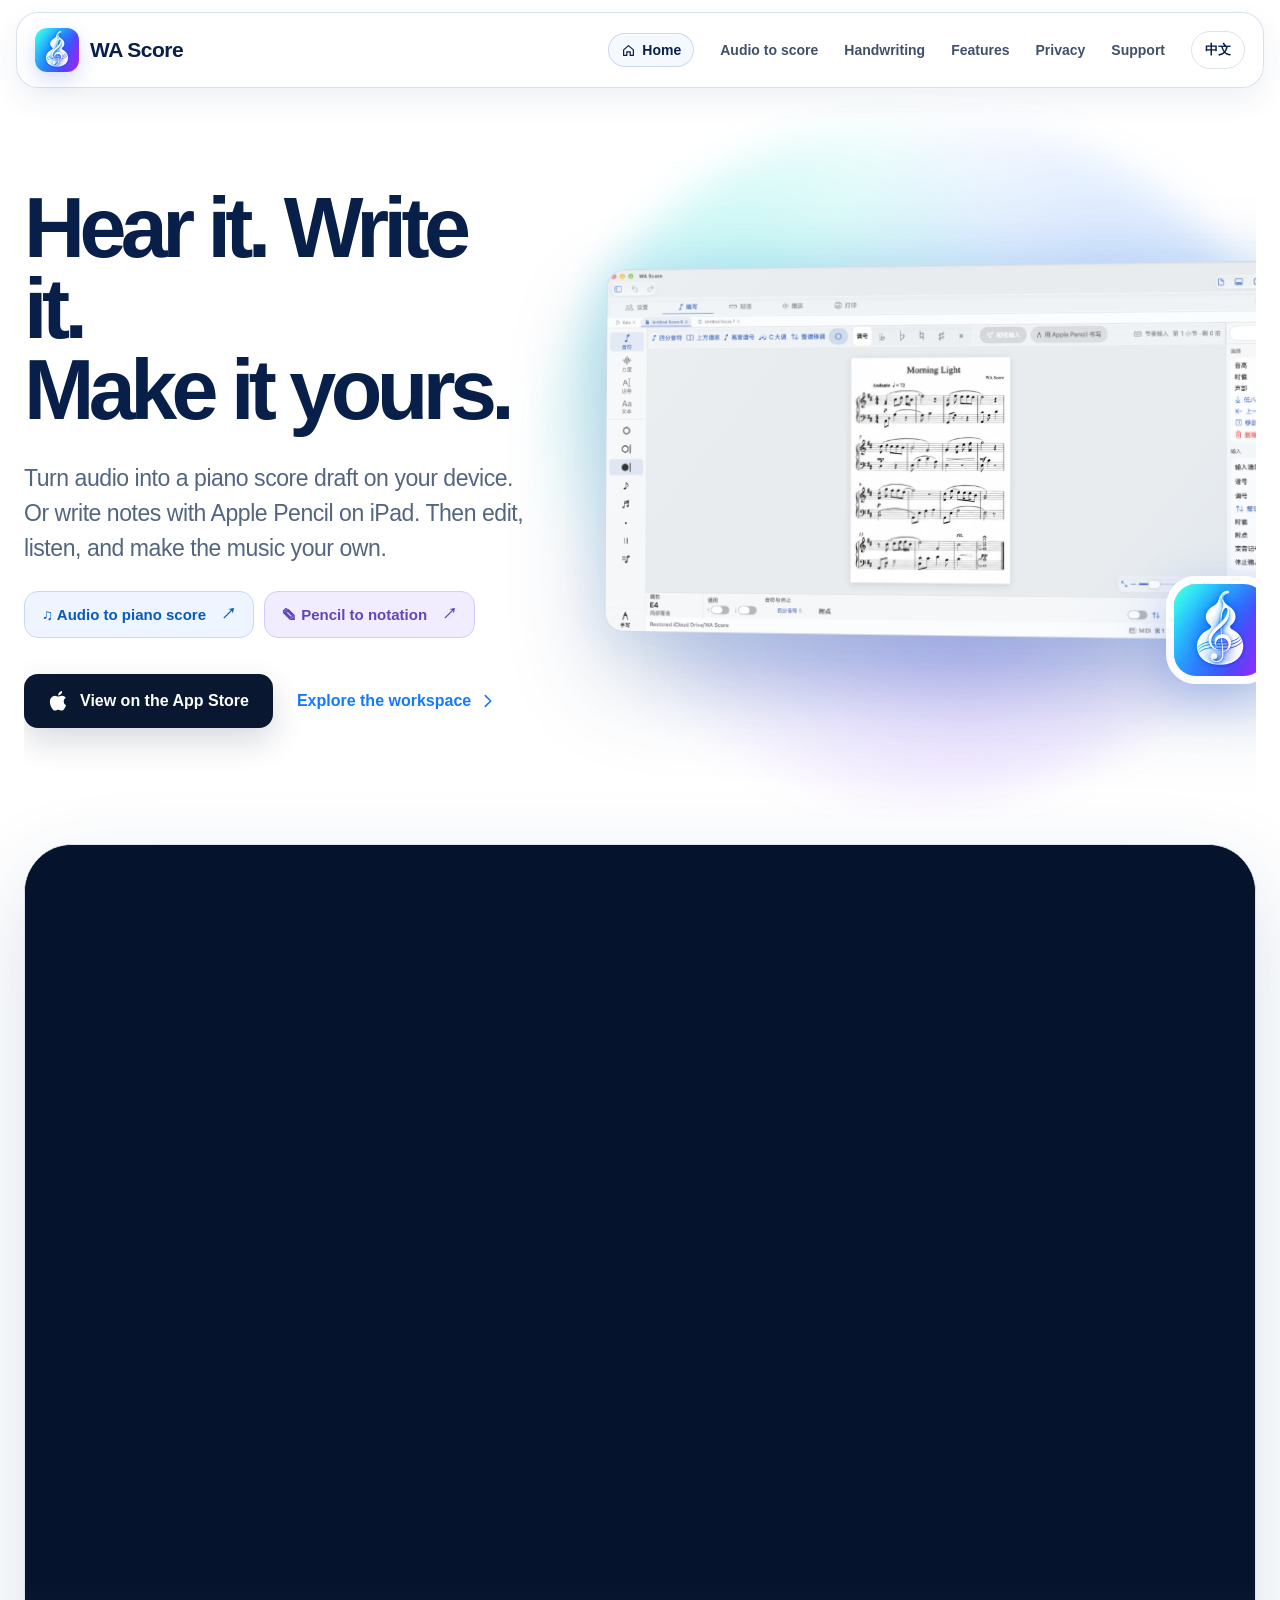
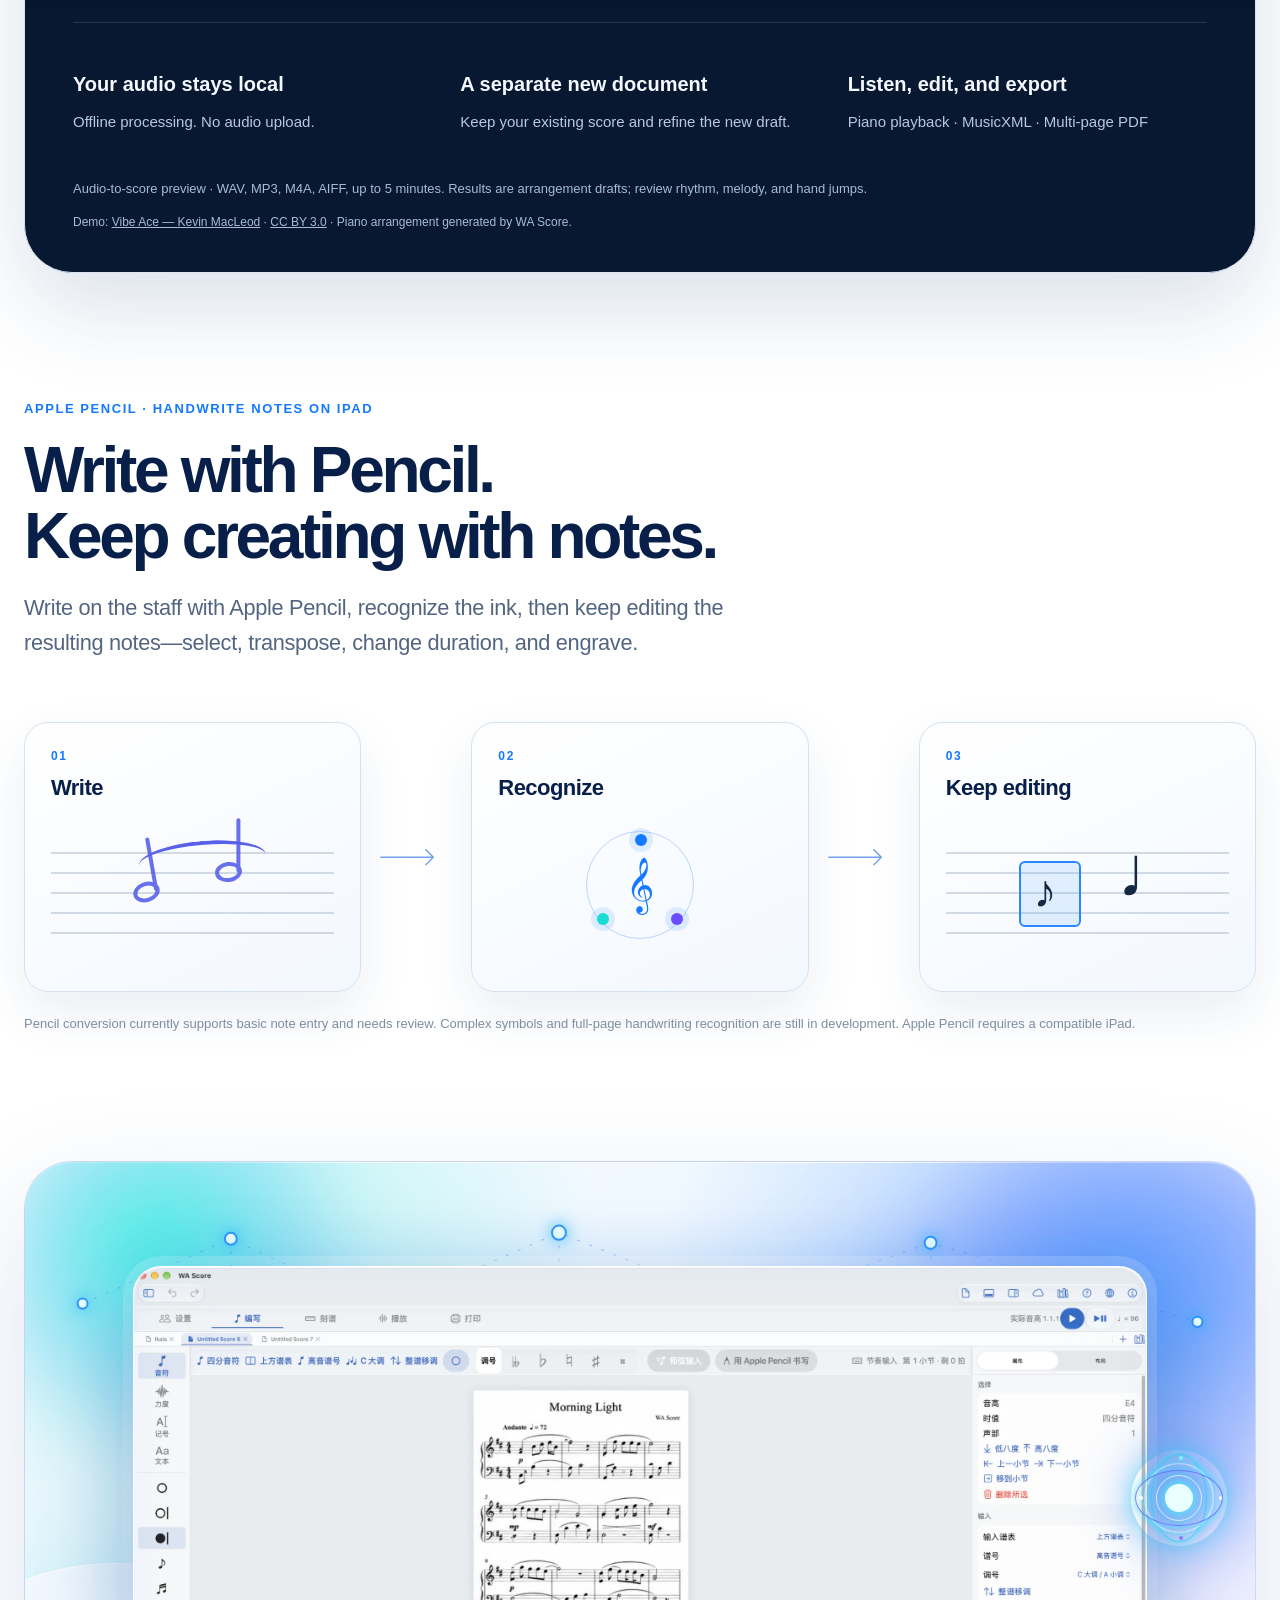
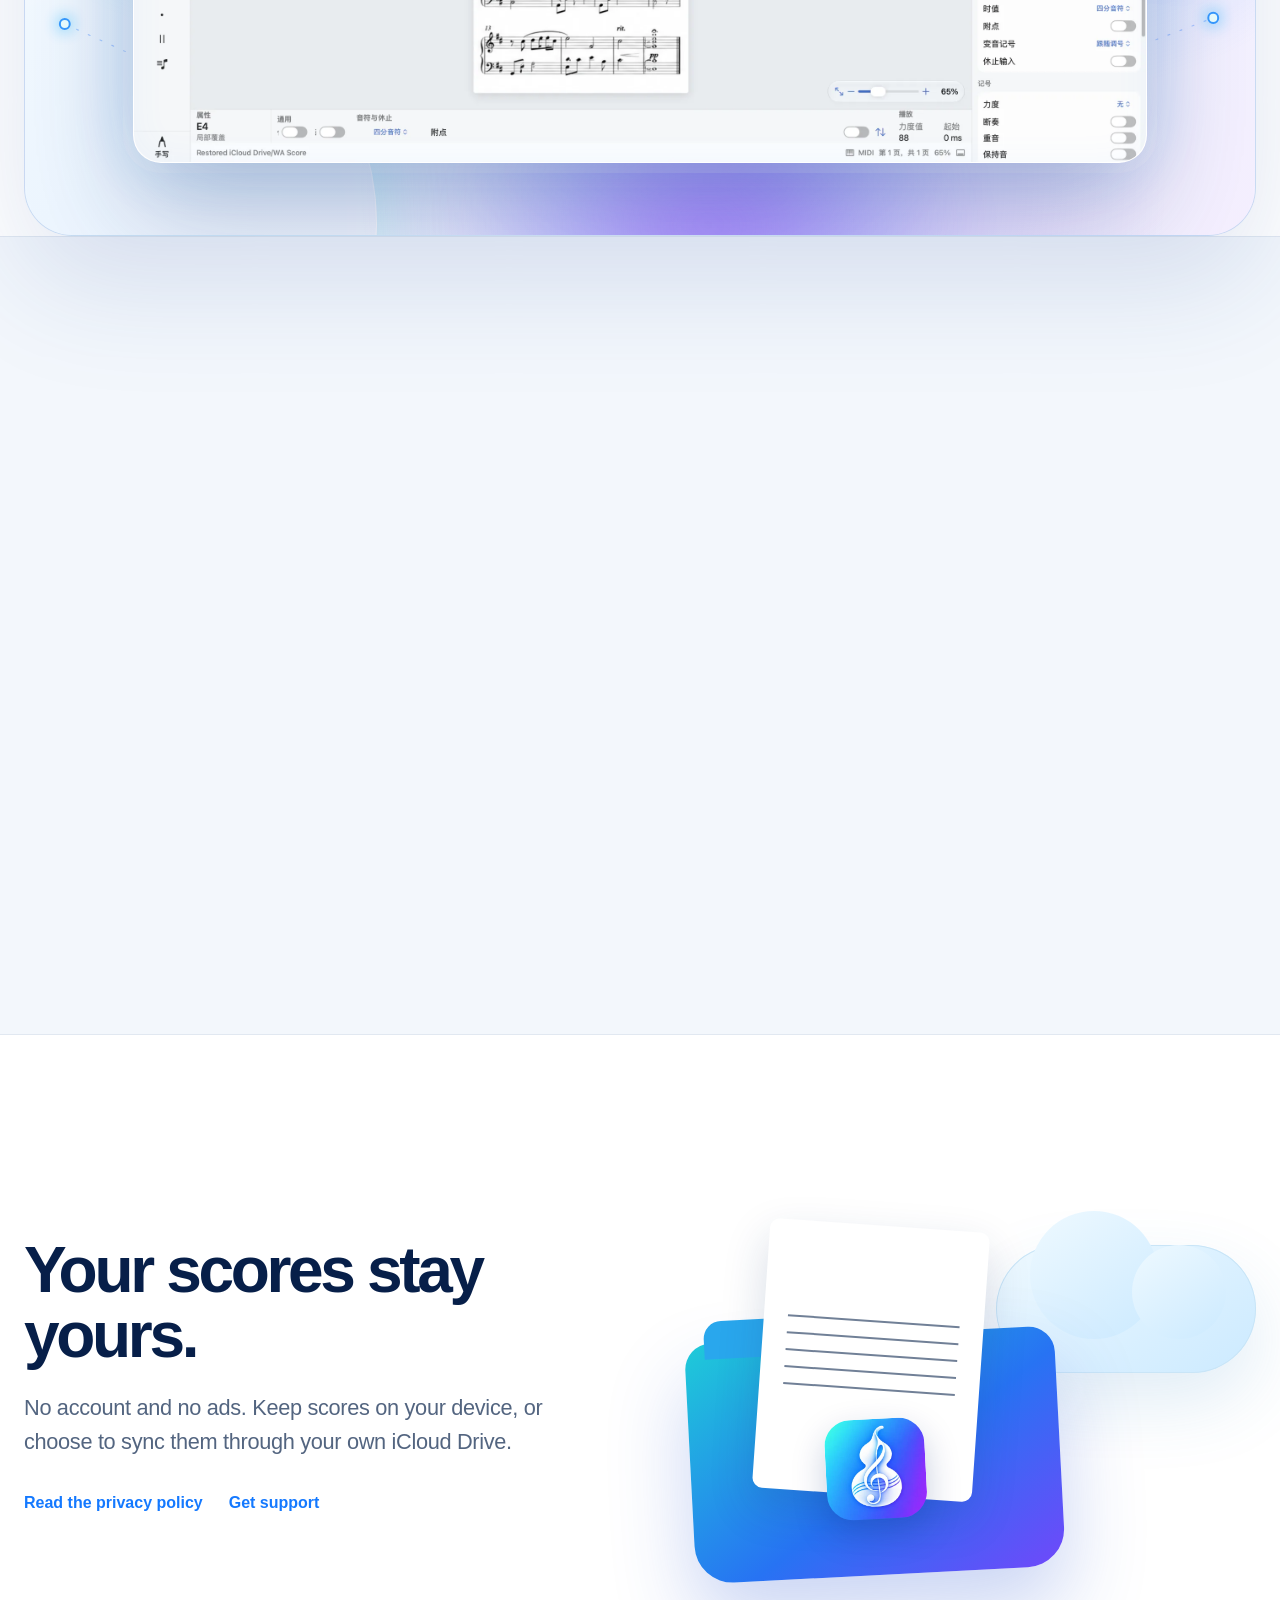
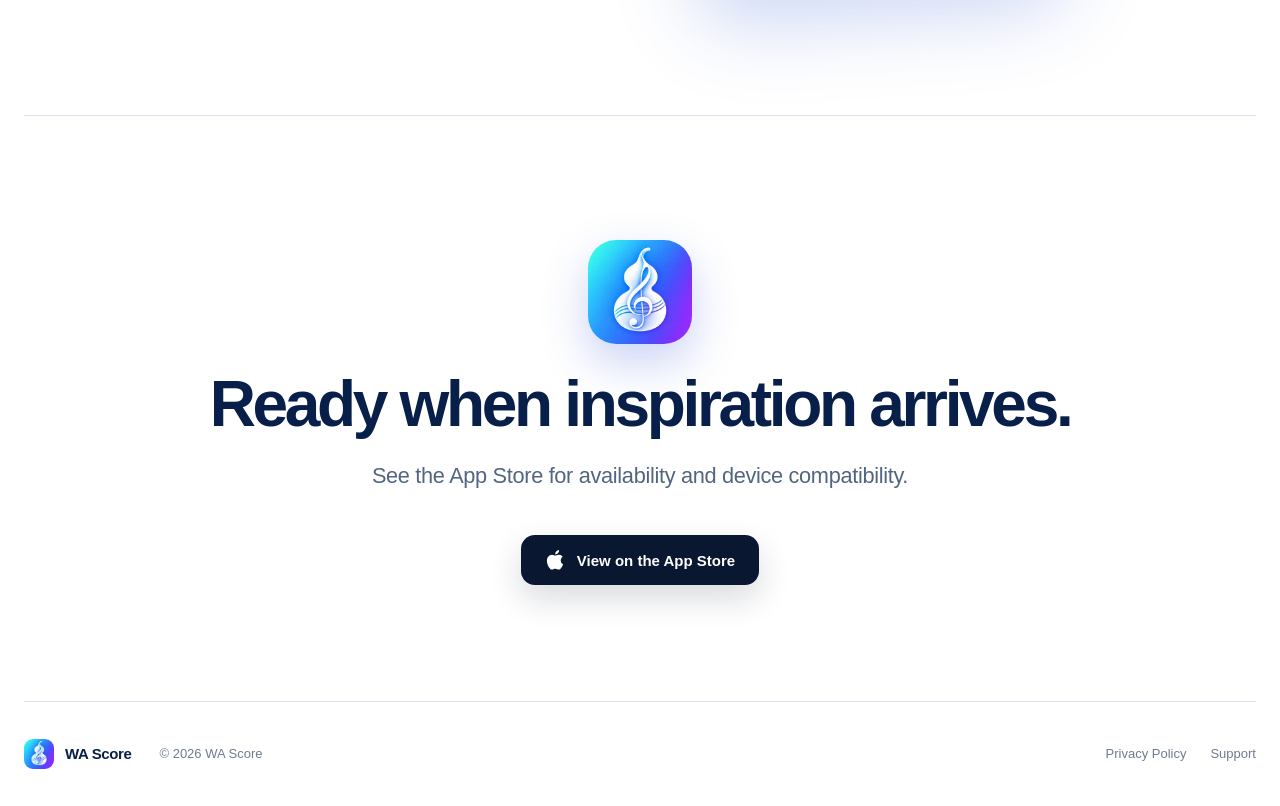
<file: index.html>
<!doctype html>
<html lang="zh-CN" data-language="zh">
  <head>
    <meta charset="UTF-8" />
    <meta name="viewport" content="width=device-width, initial-scale=1" />
    <meta
      name="description"
      content="WA Score 是适用于 iPad 和 Mac 的原生乐谱创作工具，支持本地 AI 音频转钢琴谱、Apple Pencil 基础音符手写转换，以及编辑、播放和多页导出。"
    />
    <meta name="theme-color" content="#ffffff" />
    <meta property="og:title" content="WA Score" />
    <meta
      property="og:description"
      content="Turn audio into a piano score with on-device AI. Write with Apple Pencil, then edit, play, and export."
    />
    <meta property="og:type" content="website" />
    <meta property="og:url" content="https://wa-score.fuluwa.top/" />
    <meta property="og:image" content="https://wa-score.fuluwa.top/assets/wa-score-workspace-social.jpg" />
    <title>WA Score · 音频转钢琴谱与 Pencil 手写创作</title>
    <link rel="icon" href="/favicon.ico?v=2" sizes="any" />
    <link rel="icon" type="image/png" href="/favicon-32x32.png?v=2" sizes="32x32" />
    <link rel="apple-touch-icon" href="/apple-touch-icon.png?v=2" />
    <link rel="stylesheet" href="styles.css?v=7" />
    <script src="script.js?v=5" defer></script>
  </head>
  <body>
    <header class="site-header">
      <a class="brand" href="#top" aria-label="WA Score home">
        <img src="assets/app-icon.webp" alt="" width="44" height="44" />
        <span>WA Score</span>
      </a>

      <nav class="main-nav" aria-label="Primary navigation">
        <a class="home-link" href="#top">
          <svg viewBox="0 0 20 20" aria-hidden="true"><path d="M3.5 9.2 10 3.5l6.5 5.7v7.3h-4.2v-4.7H7.7v4.7H3.5Z" /></svg>
          <span class="lang-zh">主页</span><span class="lang-en">Home</span>
        </a>
        <a class="nav-audio" href="#audio-piano"><span class="lang-zh">音频转谱</span><span class="lang-en">Audio to score</span></a>
        <a class="nav-handwriting" href="#handwriting">
          <span class="lang-zh">手写转换</span><span class="lang-en">Handwriting</span>
        </a>
        <a class="nav-features" href="#features">
          <span class="lang-zh">功能</span><span class="lang-en">Features</span>
        </a>
        <a class="nav-privacy" href="privacy/">
          <span class="lang-zh">隐私</span><span class="lang-en">Privacy</span>
        </a>
        <a href="support/">
          <span class="lang-zh">支持</span><span class="lang-en">Support</span>
        </a>
      </nav>

      <button class="language-toggle" type="button" aria-label="Switch language">
        <span class="lang-zh">EN</span><span class="lang-en">中文</span>
      </button>
    </header>

    <main id="top">
      <section class="hero section-shell">
        <div class="hero-copy reveal">
          <h1>
            <span class="lang-zh">听见灵感，<br />写成乐谱。</span>
            <span class="lang-en">Hear it. Write it.<br />Make it yours.</span>
          </h1>
          <p class="hero-lead lang-zh">
            导入音频，在设备上生成钢琴谱草稿；或在 iPad 上用 Apple Pencil 写下音符。接着编辑、试听，把灵感变成自己的作品。
          </p>
          <p class="hero-lead lang-en">
            Turn audio into a piano score draft on your device. Or write notes with Apple Pencil on iPad. Then edit, listen, and make the music your own.
          </p>
          <div class="creation-links">
            <a href="#audio-piano"><span class="lang-zh">♫ 音频转钢琴谱</span><span class="lang-en">♫ Audio to piano score</span><b>↗</b></a>
            <a href="#handwriting"><span class="lang-zh">✎ Pencil 手写转音符</span><span class="lang-en">✎ Pencil to notation</span><b>↗</b></a>
          </div>
          <div class="hero-actions">
            <a class="store-link" href="https://apps.apple.com/app/wa-score/id6814684496">
              <svg viewBox="0 0 24 24" aria-hidden="true">
                <path d="M17.1 12.5c0-2.7 2.2-4 2.3-4.1a5 5 0 0 0-4-2.2c-1.7-.2-3.3 1-4.2 1s-2.2-1-3.7-1A5.4 5.4 0 0 0 3 9c-1.9 3.3-.5 8.2 1.3 10.8.9 1.3 2 2.7 3.4 2.6 1.4-.1 1.9-.9 3.6-.9s2.1.9 3.6.9c1.5 0 2.4-1.3 3.3-2.6a11.8 11.8 0 0 0 1.5-3.1 4.8 4.8 0 0 1-2.6-4.2ZM14.3 4.4A4.8 4.8 0 0 0 15.4 1a4.9 4.9 0 0 0-3.2 1.7 4.5 4.5 0 0 0-1.1 3.2 4 4 0 0 0 3.2-1.5Z" />
              </svg>
              <span class="lang-zh">前往 App Store</span>
              <span class="lang-en">View on the App Store</span>
            </a>
            <a class="text-link" href="#workspace">
              <span class="lang-zh">查看真实工作区</span><span class="lang-en">Explore the workspace</span>
              <svg viewBox="0 0 20 20" aria-hidden="true"><path d="m7 4 6 6-6 6" /></svg>
            </a>
          </div>
        </div>

        <div class="hero-product reveal">
          <div class="hero-window">
            <img
              src="assets/wa-score-workspace.webp"
              width="2400"
              height="1173"
              alt="WA Score real Mac interface showing a piano score in the Write workspace"
            />
          </div>
          <img class="hero-app-icon" src="assets/app-icon.webp" alt="" aria-hidden="true" />
        </div>
      </section>

      <section class="audio-section section-shell" id="audio-piano">
        <h2 class="visually-hidden"><span class="lang-zh">把音频，变成钢琴谱。</span><span class="lang-en">Turn audio into a piano score.</span></h2>
        <figure class="audio-campaign reveal">
          <img id="audio-campaign-image"
            src="assets/audio-piano-zh-1586.webp"
            srcset="assets/audio-piano-zh-800.webp 800w, assets/audio-piano-zh-1586.webp 1586w"
            sizes="(max-width: 900px) calc(100vw - 32px), (max-width: 1288px) calc(100vw - 48px), 1240px"
            width="1586" height="992" loading="lazy" decoding="async"
            alt="把音频变成钢琴谱：选择音频、本地 AI 生成草稿，再编辑与导出。宣传效果图，生成结果需校对。" />
        </figure>
        <div class="audio-benefits">
          <p><strong class="lang-zh">音频留在设备内</strong><strong class="lang-en">Your audio stays local</strong><span class="lang-zh">离线处理，无需上传录音。</span><span class="lang-en">Offline processing. No audio upload.</span></p>
          <p><strong class="lang-zh">保留原稿，另建新谱</strong><strong class="lang-en">A separate new document</strong><span class="lang-zh">原有乐谱保留，改编结果自由修改。</span><span class="lang-en">Keep your existing score and refine the new draft.</span></p>
          <p><strong class="lang-zh">从试听到多页导出</strong><strong class="lang-en">Listen, edit, and export</strong><span class="lang-zh">钢琴播放 · MusicXML · 多页 PDF</span><span class="lang-en">Piano playback · MusicXML · Multi-page PDF</span></p>
        </div>
        <p class="scope-note lang-zh">音频转谱预览功能 · 支持 WAV、MP3、M4A、AIFF，最长 5 分钟。结果为改编草稿，请核对节奏、旋律与手部跳跃。</p>
        <p class="scope-note lang-en">Audio-to-score preview · WAV, MP3, M4A, AIFF, up to 5 minutes. Results are arrangement drafts; review rhythm, melody, and hand jumps.</p>
        <p class="sample-credit">Demo: <a href="https://freemusicarchive.org/music/Kevin_MacLeod/Jazz_Sampler/Vibe_Ace">Vibe Ace — Kevin MacLeod</a> · <a href="https://creativecommons.org/licenses/by/3.0/">CC BY 3.0</a> · Piano arrangement generated by WA Score.</p>
      </section>

      <section class="handwriting section-shell" id="handwriting">
        <div class="section-copy reveal">
          <p class="eyebrow lang-zh">APPLE PENCIL · 在 iPad 上手写音符</p>
          <p class="eyebrow lang-en">APPLE PENCIL · HANDWRITE NOTES ON IPAD</p>
          <h2 class="lang-zh">提笔写音符，<br />落笔后继续编辑。</h2>
          <h2 class="lang-en">Write with Pencil.<br />Keep creating with notes.</h2>
          <p class="lang-zh">
            在五线谱上用 Apple Pencil 书写，识别后得到能够选择、移调、改变时值并继续排版的音符，而不是一张不可编辑的图片。
          </p>
          <p class="lang-en">
            Write on the staff with Apple Pencil, recognize the ink, then keep editing the resulting notes—select, transpose, change duration, and engrave.
          </p>
        </div>

        <div class="recognition-flow reveal" aria-label="Handwriting recognition workflow">
          <div class="ink-stage">
            <span class="stage-number">01</span>
            <strong><span class="lang-zh">书写</span><span class="lang-en">Write</span></strong>
            <div class="mini-staff ink-staff" aria-hidden="true">
              <span class="ink-note ink-note-a"></span>
              <span class="ink-note ink-note-b"></span>
              <span class="ink-slur"></span>
            </div>
          </div>
          <svg class="flow-arrow" viewBox="0 0 64 24" aria-hidden="true">
            <path d="M2 12h56m-8-8 8 8-8 8" />
          </svg>
          <div class="ink-stage">
            <span class="stage-number">02</span>
            <strong><span class="lang-zh">识别</span><span class="lang-en">Recognize</span></strong>
            <div class="recognition-orbit" aria-hidden="true"><i></i><i></i><i></i></div>
          </div>
          <svg class="flow-arrow" viewBox="0 0 64 24" aria-hidden="true">
            <path d="M2 12h56m-8-8 8 8-8 8" />
          </svg>
          <div class="ink-stage">
            <span class="stage-number">03</span>
            <strong><span class="lang-zh">继续编辑</span><span class="lang-en">Keep editing</span></strong>
            <div class="mini-staff clean-staff" aria-hidden="true">
              <span class="clean-note clean-note-a">♪</span>
              <span class="clean-note clean-note-b">♩</span>
              <span class="selection-box"></span>
            </div>
          </div>
        </div>

        <p class="scope-note lang-zh">Pencil 手写转换目前支持基础音符输入，识别后请核对；复杂记号与整页手写识别仍在完善。Apple Pencil 需兼容的 iPad。</p>
        <p class="scope-note lang-en">Pencil conversion currently supports basic note entry and needs review. Complex symbols and full-page handwriting recognition are still in development. Apple Pencil requires a compatible iPad.</p>
      </section>

      <section class="workspace-section section-shell" id="workspace">
        <div class="smart-light smart-light-a" aria-hidden="true"><i></i></div>
        <div class="smart-light smart-light-b" aria-hidden="true"><i></i></div>
        <div class="smart-light smart-light-c" aria-hidden="true"><i></i></div>
        <div class="intelligence-field" aria-hidden="true">
          <svg viewBox="0 0 1200 620" preserveAspectRatio="none">
            <g class="neural-links">
              <path d="M36 118 186 54 340 124 518 48 708 122 894 58 1164 136" />
              <path d="M18 434 194 512 354 438 520 548 718 452 906 530 1180 428" />
              <path d="M186 54 194 512M340 124 354 438M518 48 520 548M708 122 718 452M894 58 906 530" />
            </g>
            <g class="neural-nodes">
              <circle cx="36" cy="118" r="5" /><circle cx="186" cy="54" r="6" /><circle cx="340" cy="124" r="4" />
              <circle cx="518" cy="48" r="7" /><circle cx="708" cy="122" r="5" /><circle cx="894" cy="58" r="6" />
              <circle cx="1164" cy="136" r="5" /><circle cx="18" cy="434" r="5" /><circle cx="194" cy="512" r="6" />
              <circle cx="354" cy="438" r="4" /><circle cx="520" cy="548" r="7" /><circle cx="718" cy="452" r="5" />
              <circle cx="906" cy="530" r="6" /><circle cx="1180" cy="428" r="5" />
            </g>
          </svg>
          <i class="data-pulse data-pulse-a"></i>
          <i class="data-pulse data-pulse-b"></i>
          <i class="data-pulse data-pulse-c"></i>
        </div>
        <div class="intelligence-core" aria-hidden="true"><i></i><i></i><i></i><b></b></div>
        <div class="workspace-frame reveal">
          <img
            src="assets/wa-score-workspace.webp"
            width="2400"
            height="1173"
            alt="WA Score running on Mac with a piano score open in the Write workspace"
          />
        </div>
      </section>

      <section class="feature-band" id="features">
        <div class="section-shell feature-layout">
          <div class="feature-intro reveal">
            <h2 class="lang-zh">同一份乐谱，多种输入方式。</h2>
            <h2 class="lang-en">One score, many ways to create.</h2>
            <p class="lang-zh">键盘、MIDI、触控与手写共享同一套音乐语义。换一种设备，不必换一种工作方法。</p>
            <p class="lang-en">Keyboard, MIDI, touch, and handwriting share the same musical model. Change devices without changing how your score works.</p>
          </div>
          <div class="feature-list reveal">
            <article>
              <span>⌨</span>
              <div>
                <h3 class="lang-zh">键盘与 MIDI</h3><h3 class="lang-en">Keyboard & MIDI</h3>
                <p class="lang-zh">用快捷键或 MIDI 键盘逐步输入音符与和弦。</p>
                <p class="lang-en">Step-enter notes and chords with shortcuts or a MIDI keyboard.</p>
              </div>
            </article>
            <article>
              <span>𝄞</span>
              <div>
                <h3 class="lang-zh">语义化编辑</h3><h3 class="lang-en">Semantic editing</h3>
                <p class="lang-zh">选择音符和乐句，改变时值、音高、力度与演奏记号。</p>
                <p class="lang-en">Select notes and phrases, then change duration, pitch, dynamics, and articulations.</p>
              </div>
            </article>
            <article>
              <span>▶</span>
              <div>
                <h3 class="lang-zh">刻谱与播放</h3><h3 class="lang-en">Engrave & play</h3>
                <p class="lang-zh">谱面与试听从同一组音乐事件生成，编辑结果始终一致。</p>
                <p class="lang-en">Notation and playback derive from the same musical events, so edits stay in sync.</p>
              </div>
            </article>
            <article>
              <span>↗</span>
              <div>
                <h3>MusicXML & PDF</h3>
                <p class="lang-zh">导入和导出 MusicXML，或输出清晰的矢量 PDF。</p>
                <p class="lang-en">Import and export MusicXML, or produce a crisp vector PDF.</p>
              </div>
            </article>
          </div>
        </div>
      </section>

      <section class="ownership section-shell">
        <div class="ownership-copy reveal">
          <h2 class="lang-zh">你的乐谱，始终由你掌控。</h2>
          <h2 class="lang-en">Your scores stay yours.</h2>
          <p class="lang-zh">无需账户，没有广告。乐谱可以保存在设备本地，也可以由你选择同步到自己的 iCloud Drive。</p>
          <p class="lang-en">No account and no ads. Keep scores on your device, or choose to sync them through your own iCloud Drive.</p>
          <div class="ownership-links">
            <a href="privacy/"><span class="lang-zh">阅读隐私政策</span><span class="lang-en">Read the privacy policy</span></a>
            <a href="support/"><span class="lang-zh">获得支持</span><span class="lang-en">Get support</span></a>
          </div>
        </div>
        <div class="document-illustration reveal" aria-hidden="true">
          <div class="cloud-shape"></div>
          <div class="folder-shape">
            <img src="assets/app-icon.webp" alt="" />
            <div class="sheet-shape"><span></span><span></span><span></span><span></span><span></span></div>
          </div>
        </div>
      </section>

      <section class="closing-cta section-shell reveal">
        <img src="assets/app-icon.webp" alt="WA Score" width="104" height="104" />
        <h2 class="lang-zh">灵感出现时，WA Score 就在那里。</h2>
        <h2 class="lang-en">Ready when inspiration arrives.</h2>
        <p class="lang-zh">在 App Store 查看版本与设备兼容信息。</p>
        <p class="lang-en">See the App Store for availability and device compatibility.</p>
        <a class="store-link compact" href="https://apps.apple.com/app/wa-score/id6814684496">
          <svg viewBox="0 0 24 24" aria-hidden="true"><path d="M17.1 12.5c0-2.7 2.2-4 2.3-4.1a5 5 0 0 0-4-2.2c-1.7-.2-3.3 1-4.2 1s-2.2-1-3.7-1A5.4 5.4 0 0 0 3 9c-1.9 3.3-.5 8.2 1.3 10.8.9 1.3 2 2.7 3.4 2.6 1.4-.1 1.9-.9 3.6-.9s2.1.9 3.6.9c1.5 0 2.4-1.3 3.3-2.6a11.8 11.8 0 0 0 1.5-3.1 4.8 4.8 0 0 1-2.6-4.2ZM14.3 4.4A4.8 4.8 0 0 0 15.4 1a4.9 4.9 0 0 0-3.2 1.7 4.5 4.5 0 0 0-1.1 3.2 4 4 0 0 0 3.2-1.5Z" /></svg>
          <span class="lang-zh">前往 App Store</span><span class="lang-en">View on the App Store</span>
        </a>
      </section>
    </main>

    <footer class="site-footer section-shell">
      <a class="footer-brand" href="#top"><img src="assets/app-icon.webp" alt="" /> WA Score</a>
      <p>© 2026 WA Score</p>
      <nav aria-label="Footer navigation">
        <a href="privacy/"><span class="lang-zh">隐私政策</span><span class="lang-en">Privacy Policy</span></a>
        <a href="support/"><span class="lang-zh">支持</span><span class="lang-en">Support</span></a>
      </nav>
    </footer>
  </body>
</html>
</file>
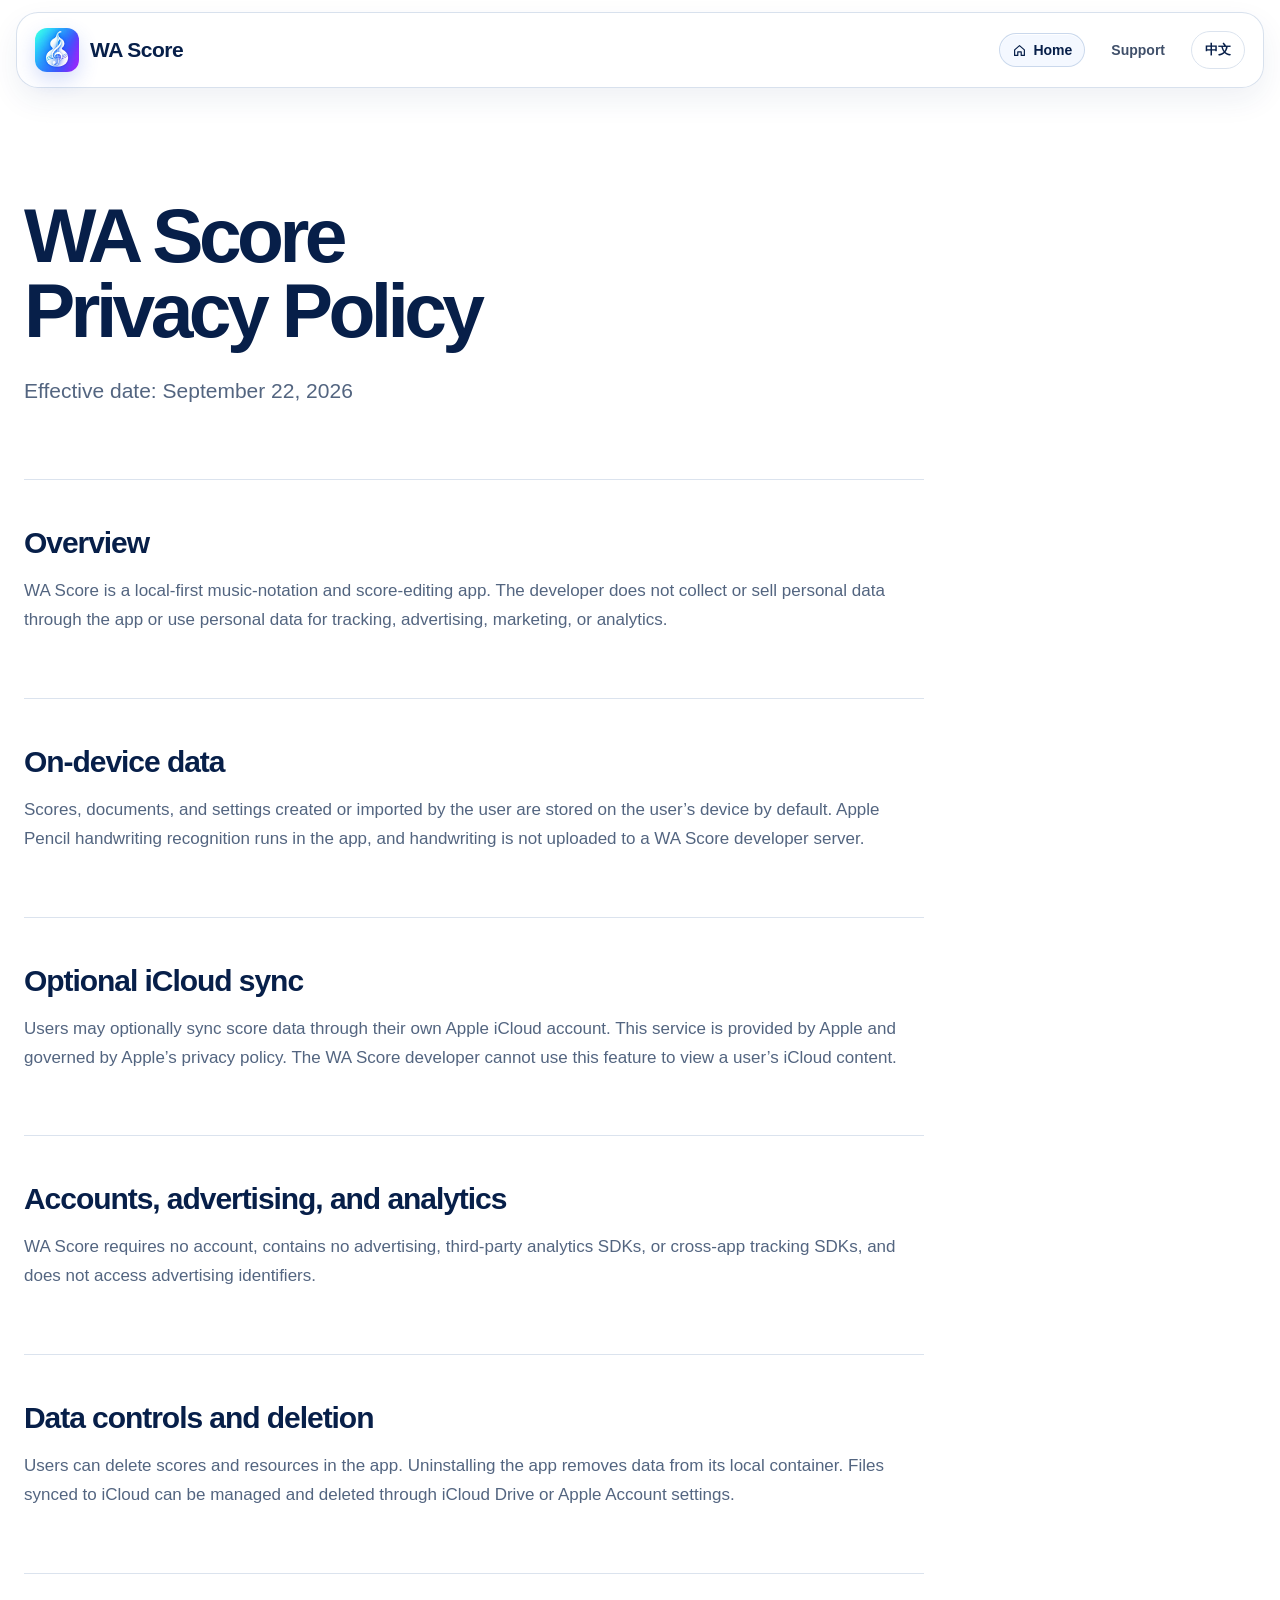
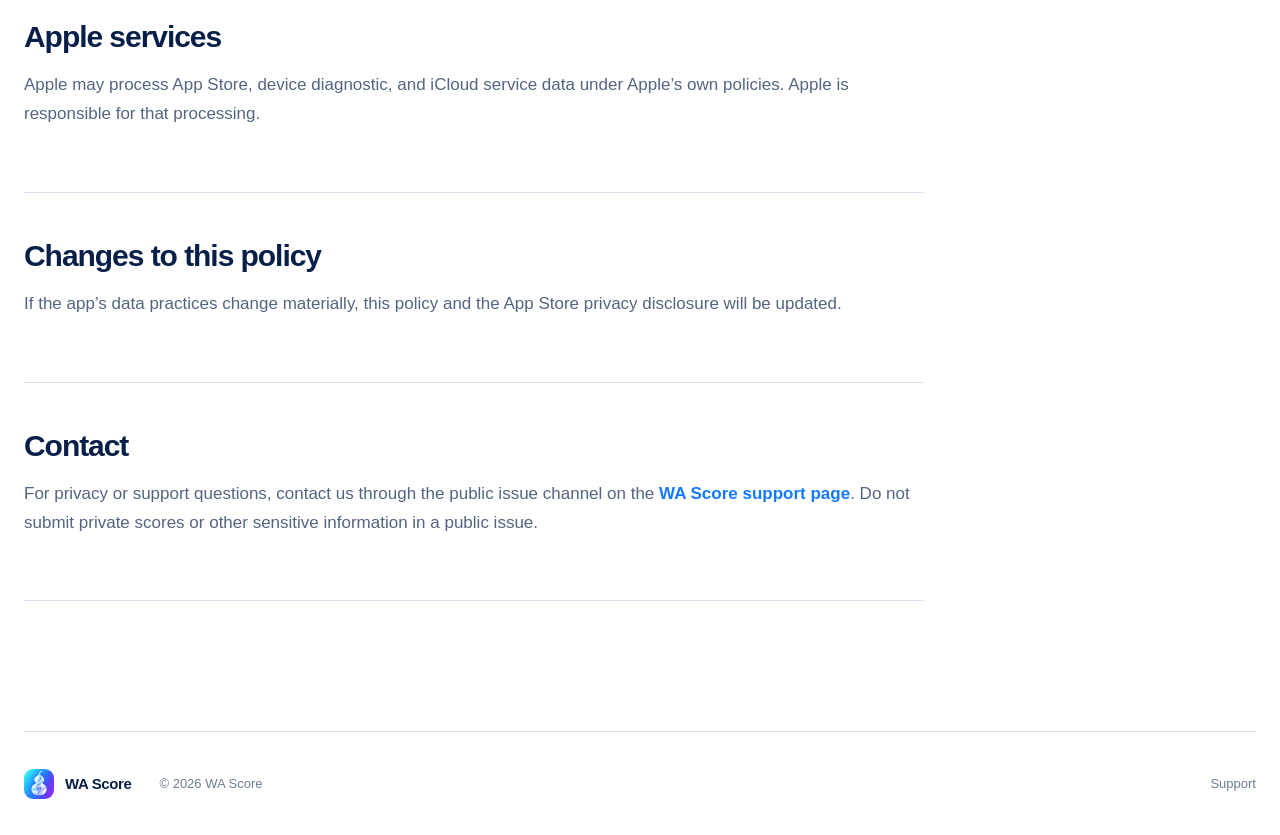
<file: privacy/index.html>
<!doctype html>
<html lang="zh-CN" data-language="zh">
  <head>
    <meta charset="UTF-8" />
    <meta name="viewport" content="width=device-width, initial-scale=1" />
    <meta name="description" content="WA Score privacy policy." />
    <title>WA Score Privacy Policy</title>
    <link rel="icon" href="/favicon.ico?v=2" sizes="any" />
    <link rel="icon" type="image/png" href="/favicon-32x32.png?v=2" sizes="32x32" />
    <link rel="apple-touch-icon" href="/apple-touch-icon.png?v=2" />
    <link rel="stylesheet" href="../styles.css?v=5" />
    <link rel="stylesheet" href="../subpage.css?v=3" />
    <script src="../script.js?v=4" defer></script>
  </head>
  <body>
    <header class="site-header">
      <a class="brand" href="../"><img src="../assets/app-icon.webp" alt="" /><span>WA Score</span></a>
      <nav class="main-nav"><a class="home-link" href="../"><svg viewBox="0 0 20 20" aria-hidden="true"><path d="M3.5 9.2 10 3.5l6.5 5.7v7.3h-4.2v-4.7H7.7v4.7H3.5Z" /></svg><span class="lang-zh">主页</span><span class="lang-en">Home</span></a><a href="../support/"><span class="lang-zh">支持</span><span class="lang-en">Support</span></a></nav>
      <button class="language-toggle" type="button" aria-label="Switch language"><span class="lang-zh">EN</span><span class="lang-en">中文</span></button>
    </header>
    <main class="prose-page section-shell">
      <header>
        <h1><span class="lang-zh">WA Score 隐私政策</span><span class="lang-en">WA Score<br />Privacy Policy</span></h1>
        <p><span class="lang-zh">生效日期：2026 年 9 月 22 日</span><span class="lang-en">Effective date: September 22, 2026</span></p>
      </header>
      <section><h2><span class="lang-zh">概述</span><span class="lang-en">Overview</span></h2><p class="lang-zh">WA Score 是一款本地优先的乐谱创作与编辑应用。开发者不通过本应用收集或出售个人数据，也不将个人数据用于跟踪、广告、营销或分析。</p><p class="lang-en">WA Score is a local-first music-notation and score-editing app. The developer does not collect or sell personal data through the app or use personal data for tracking, advertising, marketing, or analytics.</p></section>
      <section><h2><span class="lang-zh">设备内数据</span><span class="lang-en">On-device data</span></h2><p class="lang-zh">用户创建或导入的乐谱、文档和设置默认保存在用户设备上。Apple Pencil 笔迹识别在应用内完成，笔迹不会上传到 WA Score 开发者服务器。</p><p class="lang-en">Scores, documents, and settings created or imported by the user are stored on the user’s device by default. Apple Pencil handwriting recognition runs in the app, and handwriting is not uploaded to a WA Score developer server.</p></section>
      <section><h2><span class="lang-zh">可选的 iCloud 同步</span><span class="lang-en">Optional iCloud sync</span></h2><p class="lang-zh">用户可以选择通过自己的 Apple iCloud 账户同步乐谱资料。此服务由 Apple 提供并受 Apple 隐私政策约束。WA Score 开发者不能通过此功能查看用户的 iCloud 内容。</p><p class="lang-en">Users may optionally sync score data through their own Apple iCloud account. This service is provided by Apple and governed by Apple’s privacy policy. The WA Score developer cannot use this feature to view a user’s iCloud content.</p></section>
      <section><h2><span class="lang-zh">账户、广告与分析</span><span class="lang-en">Accounts, advertising, and analytics</span></h2><p class="lang-zh">WA Score 不要求创建账户，不包含广告、第三方分析 SDK 或跨应用跟踪 SDK，也不访问广告标识符。</p><p class="lang-en">WA Score requires no account, contains no advertising, third-party analytics SDKs, or cross-app tracking SDKs, and does not access advertising identifiers.</p></section>
      <section><h2><span class="lang-zh">数据控制与删除</span><span class="lang-en">Data controls and deletion</span></h2><p class="lang-zh">用户可以在应用中删除乐谱和资源。卸载应用会移除应用本地容器中的数据；同步到 iCloud 的文件可由用户通过 iCloud Drive 或 Apple 账户设置管理和删除。</p><p class="lang-en">Users can delete scores and resources in the app. Uninstalling the app removes data from its local container. Files synced to iCloud can be managed and deleted through iCloud Drive or Apple Account settings.</p></section>
      <section><h2><span class="lang-zh">Apple 服务</span><span class="lang-en">Apple services</span></h2><p class="lang-zh">Apple 可能根据其自身政策处理 App Store、设备诊断和 iCloud 服务数据，此类处理由 Apple 负责。</p><p class="lang-en">Apple may process App Store, device diagnostic, and iCloud service data under Apple’s own policies. Apple is responsible for that processing.</p></section>
      <section><h2><span class="lang-zh">政策更新</span><span class="lang-en">Changes to this policy</span></h2><p class="lang-zh">如果应用的数据处理方式发生实质变化，本政策和 App Store 隐私声明将同步更新。</p><p class="lang-en">If the app’s data practices change materially, this policy and the App Store privacy disclosure will be updated.</p></section>
      <section><h2><span class="lang-zh">联系我们</span><span class="lang-en">Contact</span></h2><p class="lang-zh">隐私或支持问题请通过 <a href="../support/">WA Score 支持页面</a>提供的公开 Issue 渠道联系我们。请勿在公开 Issue 中提交私人乐谱或其他敏感资料。</p><p class="lang-en">For privacy or support questions, contact us through the public issue channel on the <a href="../support/">WA Score support page</a>. Do not submit private scores or other sensitive information in a public issue.</p></section>
    </main>
    <footer class="site-footer section-shell"><a class="footer-brand" href="../"><img src="../assets/app-icon.webp" alt="" /> WA Score</a><p>© 2026 WA Score</p><nav><a href="../support/"><span class="lang-zh">支持</span><span class="lang-en">Support</span></a></nav></footer>
  </body>
</html>
</file>
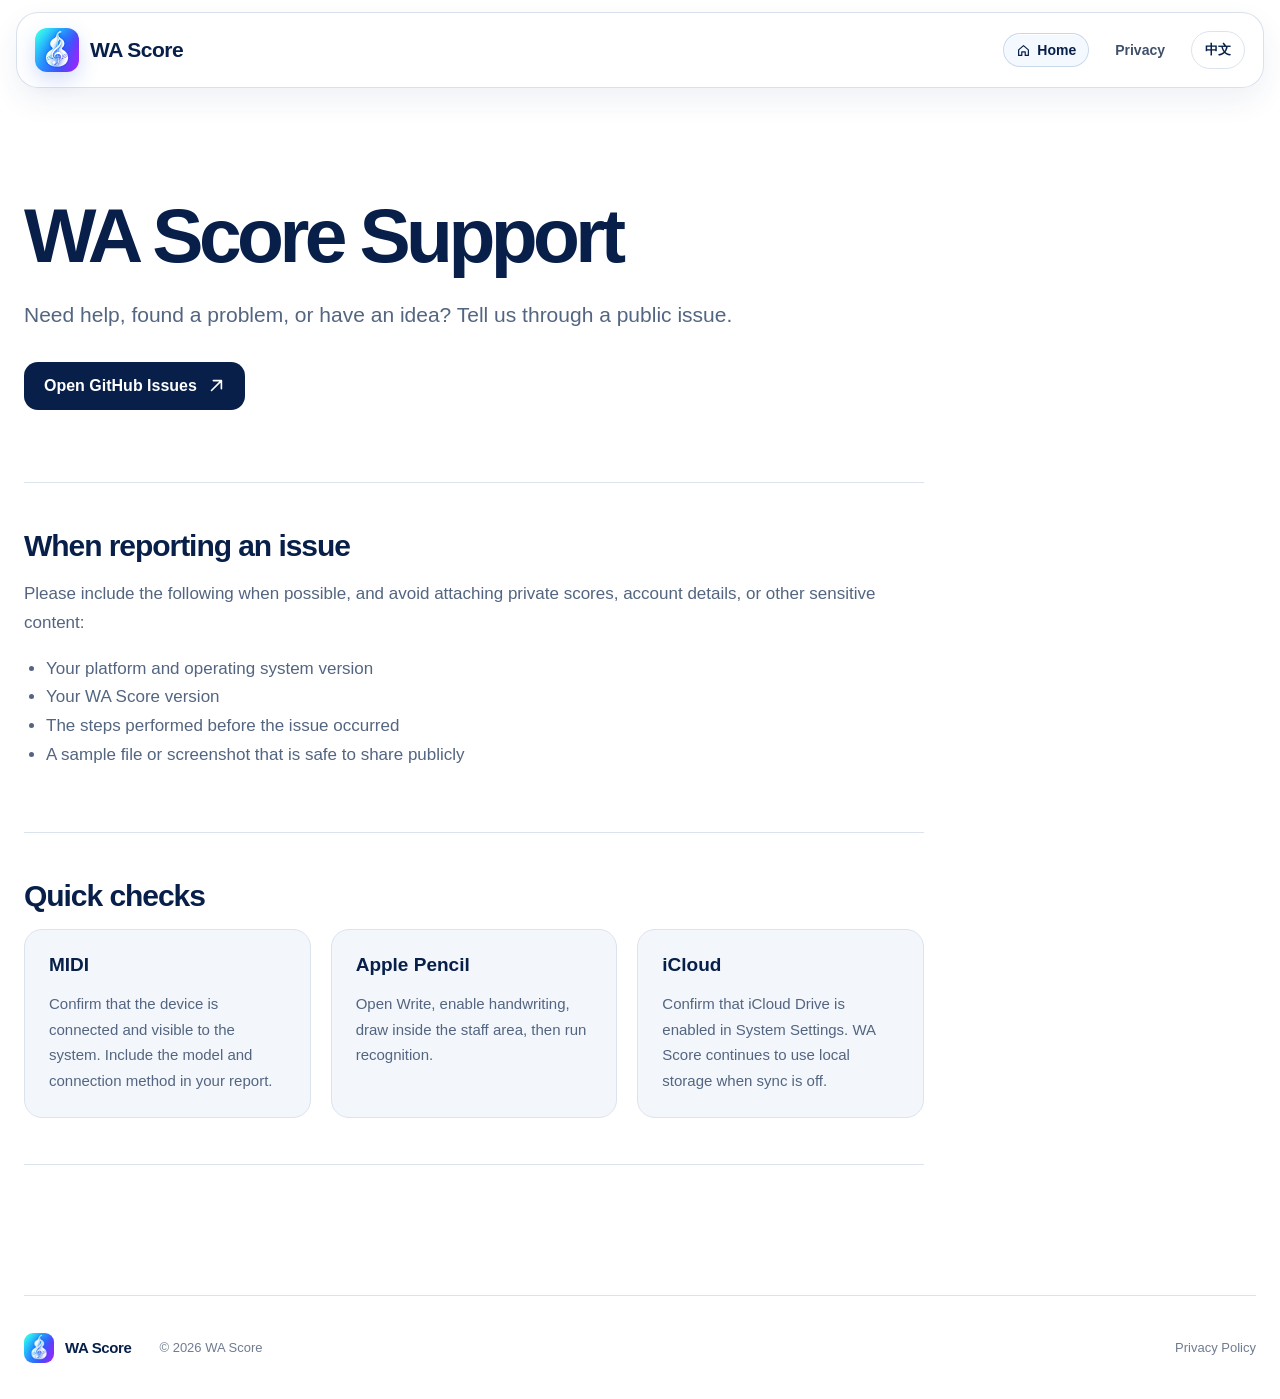
<file: support/index.html>
<!doctype html>
<html lang="zh-CN" data-language="zh">
  <head>
    <meta charset="UTF-8" />
    <meta name="viewport" content="width=device-width, initial-scale=1" />
    <meta name="description" content="WA Score support and issue reporting." />
    <title>WA Score Support</title>
    <link rel="icon" href="/favicon.ico?v=2" sizes="any" />
    <link rel="icon" type="image/png" href="/favicon-32x32.png?v=2" sizes="32x32" />
    <link rel="apple-touch-icon" href="/apple-touch-icon.png?v=2" />
    <link rel="stylesheet" href="../styles.css?v=5" />
    <link rel="stylesheet" href="../subpage.css?v=3" />
    <script src="../script.js?v=4" defer></script>
  </head>
  <body>
    <header class="site-header">
      <a class="brand" href="../"><img src="../assets/app-icon.webp" alt="" /><span>WA Score</span></a>
      <nav class="main-nav"><a class="home-link" href="../"><svg viewBox="0 0 20 20" aria-hidden="true"><path d="M3.5 9.2 10 3.5l6.5 5.7v7.3h-4.2v-4.7H7.7v4.7H3.5Z" /></svg><span class="lang-zh">主页</span><span class="lang-en">Home</span></a><a href="../privacy/"><span class="lang-zh">隐私</span><span class="lang-en">Privacy</span></a></nav>
      <button class="language-toggle" type="button" aria-label="Switch language"><span class="lang-zh">EN</span><span class="lang-en">中文</span></button>
    </header>
    <main class="prose-page section-shell">
      <header>
        <h1><span class="lang-zh">WA Score 支持</span><span class="lang-en">WA Score Support</span></h1>
        <p class="lang-zh">需要帮助、发现问题或希望提出建议？请通过公开 Issue 告诉我们。</p>
        <p class="lang-en">Need help, found a problem, or have an idea? Tell us through a public issue.</p>
        <a class="primary-link" href="https://github.com/huluxiaohuowa/wascore-web/issues" target="_blank" rel="noreferrer">
          <span class="lang-zh">前往 GitHub Issues</span><span class="lang-en">Open GitHub Issues</span>
          <svg viewBox="0 0 20 20" aria-hidden="true"><path d="M7 4h9v9M16 4 5 15" /></svg>
        </a>
      </header>
      <section>
        <h2><span class="lang-zh">提交问题时</span><span class="lang-en">When reporting an issue</span></h2>
        <p class="lang-zh">请尽量提供以下信息，避免包含私人乐谱、账户资料或其他敏感内容：</p>
        <p class="lang-en">Please include the following when possible, and avoid attaching private scores, account details, or other sensitive content:</p>
        <ul class="lang-zh"><li>使用的平台和系统版本</li><li>WA Score 版本</li><li>问题发生前的操作步骤</li><li>能够安全公开的示例文件或截图</li></ul>
        <ul class="lang-en"><li>Your platform and operating system version</li><li>Your WA Score version</li><li>The steps performed before the issue occurred</li><li>A sample file or screenshot that is safe to share publicly</li></ul>
      </section>
      <section>
        <h2><span class="lang-zh">常见检查</span><span class="lang-en">Quick checks</span></h2>
        <div class="support-list">
          <article><h3>MIDI</h3><p class="lang-zh">确认设备已经连接，并在系统中可被识别。报告问题时请附设备型号和连接方式。</p><p class="lang-en">Confirm that the device is connected and visible to the system. Include the model and connection method in your report.</p></article>
          <article><h3>Apple Pencil</h3><p class="lang-zh">进入“编写”，启用手写，在谱表区域完成笔迹后再执行识别。</p><p class="lang-en">Open Write, enable handwriting, draw inside the staff area, then run recognition.</p></article>
          <article><h3>iCloud</h3><p class="lang-zh">确认系统设置中已启用 iCloud Drive。关闭同步时，WA Score 仍会使用本地存储。</p><p class="lang-en">Confirm that iCloud Drive is enabled in System Settings. WA Score continues to use local storage when sync is off.</p></article>
        </div>
      </section>
    </main>
    <footer class="site-footer section-shell"><a class="footer-brand" href="../"><img src="../assets/app-icon.webp" alt="" /> WA Score</a><p>© 2026 WA Score</p><nav><a href="../privacy/"><span class="lang-zh">隐私政策</span><span class="lang-en">Privacy Policy</span></a></nav></footer>
  </body>
</html>
</file>
<file: styles.css>
:root {
  color-scheme: light;
  --ink: #071f49;
  --body: #536580;
  --muted: #7f8da3;
  --blue: #1479ff;
  --violet: #6b4dff;
  --cyan: #1adbd2;
  --line: #dbe3ee;
  --soft: #f3f7fc;
  --white: #ffffff;
  --shadow: 0 34px 90px rgba(27, 66, 126, 0.16);
  --radius: 28px;
  --shell: min(1240px, calc(100% - 48px));
}

* { box-sizing: border-box; }
html { scroll-behavior: smooth; }
body {
  margin: 0;
  background: var(--white);
  color: var(--ink);
  font-family: -apple-system, BlinkMacSystemFont, "SF Pro Display", "Segoe UI", sans-serif;
  -webkit-font-smoothing: antialiased;
}
img { display: block; max-width: 100%; }
a { color: inherit; text-decoration: none; }
button { font: inherit; }
.section-shell { width: var(--shell); margin-inline: auto; }
.lang-en { display: none; }
html[data-language="zh"] .lang-en { display: none !important; }
html[data-language="en"] .lang-zh { display: none !important; }
html[data-language="en"] .lang-en { display: revert; }

.site-header {
  position: sticky;
  z-index: 20;
  top: 0;
  width: min(1320px, calc(100% - 32px));
  min-height: 76px;
  margin: 12px auto 0;
  padding: 12px 18px;
  display: flex;
  align-items: center;
  gap: 26px;
  border: 1px solid rgba(210, 220, 234, 0.86);
  border-radius: 22px;
  background: rgba(255, 255, 255, 0.84);
  box-shadow: 0 12px 30px rgba(31, 63, 110, 0.07);
  backdrop-filter: blur(22px) saturate(1.5);
}
.brand, .footer-brand { display: inline-flex; align-items: center; gap: 11px; font-weight: 760; letter-spacing: -0.025em; }
.brand { font-size: 21px; }
.brand img { width: 44px; height: 44px; border-radius: 12px; box-shadow: 0 8px 20px rgba(44, 91, 230, 0.2); }
.main-nav { display: flex; align-items: center; gap: 26px; margin-left: auto; color: #40506a; font-size: 14px; font-weight: 600; }
.main-nav a { transition: color 180ms ease; }
.main-nav a:hover { color: var(--blue); }
.main-nav .home-link { display: inline-flex; align-items: center; gap: 6px; padding: 8px 12px; border: 1px solid rgba(198, 213, 234, 0.9); border-radius: 999px; background: rgba(243, 248, 255, 0.88); color: var(--ink); box-shadow: inset 0 1px rgba(255, 255, 255, 0.9); }
.home-link svg { width: 15px; height: 15px; fill: none; stroke: currentColor; stroke-width: 1.6; stroke-linecap: round; stroke-linejoin: round; }
.language-toggle {
  min-width: 54px;
  padding: 9px 13px;
  border: 1px solid var(--line);
  border-radius: 999px;
  background: var(--white);
  color: var(--ink);
  cursor: pointer;
  font-size: 13px;
  font-weight: 700;
}

.hero {
  position: relative;
  min-height: 700px;
  display: grid;
  align-items: center;
  grid-template-columns: 0.86fr 1.14fr;
  gap: 70px;
  padding: 100px 0 92px;
  overflow: hidden;
}
.hero-copy { position: relative; z-index: 2; }
.hero h1 {
  margin: 0;
  max-width: 720px;
  font-size: clamp(56px, 6.6vw, 94px);
  line-height: 0.96;
  letter-spacing: -0.066em;
  font-weight: 790;
}
.hero-lead { max-width: 620px; margin: 30px 0 0; color: var(--body); font-size: clamp(19px, 1.8vw, 25px); line-height: 1.52; letter-spacing: -0.02em; }
.hero-actions { display: flex; flex-wrap: wrap; align-items: center; gap: 24px; margin-top: 36px; }
.store-link {
  display: inline-flex;
  align-items: center;
  justify-content: center;
  gap: 10px;
  min-height: 54px;
  padding: 0 24px;
  border-radius: 14px;
  background: #0a1730;
  color: white;
  font-size: 16px;
  font-weight: 660;
  box-shadow: 0 13px 32px rgba(8, 27, 58, 0.16);
  cursor: pointer;
}
.store-link:hover { background: #163465; }
.store-link:focus-visible { outline: 3px solid var(--blue); outline-offset: 4px; }
.store-link svg { width: 22px; height: 22px; fill: currentColor; }
.store-link.compact { min-height: 50px; margin-top: 20px; font-size: 15px; }
.text-link { display: inline-flex; align-items: center; gap: 8px; color: var(--blue); font-size: 16px; font-weight: 700; }
.text-link svg { width: 18px; fill: none; stroke: currentColor; stroke-linecap: round; stroke-linejoin: round; stroke-width: 1.8; transition: transform 180ms ease; }
.text-link:hover svg { transform: translateX(4px); }
.hero-product { position: relative; min-width: 0; padding: 32px 0 48px; }
.hero-product::before {
  content: "";
  position: absolute;
  width: 760px;
  height: 680px;
  left: 50%;
  top: 50%;
  border-radius: 50%;
  background:
    radial-gradient(circle at 26% 30%, rgba(24, 224, 215, 0.3), transparent 39%),
    radial-gradient(circle at 74% 34%, rgba(33, 125, 255, 0.26), transparent 43%),
    radial-gradient(circle at 55% 76%, rgba(122, 61, 255, 0.19), transparent 47%);
  filter: blur(18px);
  transform: translate(-50%, -50%);
}
.hero-product::after {
  content: "";
  position: absolute;
  z-index: 1;
  width: 78%;
  height: 58px;
  left: 50%;
  bottom: 2px;
  border-radius: 50%;
  background: rgba(41, 94, 230, 0.22);
  filter: blur(34px);
  transform: translateX(-50%);
}
.hero-window { position: relative; z-index: 2; width: 760px; overflow: hidden; isolation: isolate; border: 1px solid rgba(205, 215, 229, 0.9); border-radius: 20px; background: white; box-shadow: 0 42px 100px rgba(24, 65, 130, 0.26), 0 0 54px rgba(75, 162, 255, 0.14); transform: perspective(1200px) rotateY(-5deg) rotateX(1deg); transform-origin: center; }
.hero-window::after { content: ""; position: absolute; inset: 0; z-index: 1; pointer-events: none; background: linear-gradient(128deg, rgba(255, 255, 255, 0.2), transparent 28%, transparent 70%, rgba(84, 132, 255, 0.08)); }
.hero-window > img { width: 100%; height: auto; }
.hero-app-icon { position: absolute; z-index: 3; width: 108px; height: 108px; right: -18px; bottom: 0; border: 8px solid rgba(255, 255, 255, 0.9); border-radius: 30px; box-shadow: 0 20px 50px rgba(32, 82, 215, 0.28); }

.workspace-section {
  position: relative;
  isolation: isolate;
  overflow: hidden;
  padding: 104px 64px 72px;
  border: 1px solid rgba(190, 211, 239, 0.78);
  border-radius: 48px;
  background:
    radial-gradient(circle at 18% 18%, rgba(32, 224, 211, 0.3), transparent 31%),
    radial-gradient(circle at 84% 20%, rgba(55, 139, 255, 0.34), transparent 34%),
    radial-gradient(circle at 60% 92%, rgba(115, 74, 255, 0.28), transparent 42%),
    linear-gradient(145deg, #f8fdff 0%, #edf6ff 44%, #f5efff 100%);
  box-shadow: 0 44px 120px rgba(31, 77, 151, 0.15), inset 0 1px rgba(255, 255, 255, 0.9);
}
.workspace-section::before {
  content: "";
  position: absolute;
  z-index: -1;
  width: 520px;
  height: 520px;
  left: -170px;
  bottom: -250px;
  border-radius: 50%;
  border: 1px solid rgba(255, 255, 255, 0.72);
  box-shadow: 0 0 90px rgba(28, 216, 218, 0.2), inset 0 0 70px rgba(255, 255, 255, 0.28);
}
.workspace-section::after {
  content: "";
  position: absolute;
  z-index: -1;
  width: 520px;
  height: 180px;
  right: -80px;
  top: 26px;
  border-radius: 50%;
  background: rgba(73, 124, 255, 0.2);
  filter: blur(54px);
  transform: rotate(-12deg);
}
.smart-light { position: absolute; z-index: 0; pointer-events: none; transition: transform 500ms cubic-bezier(0.23, 1, 0.32, 1); will-change: transform; }
.smart-light i { display: block; width: 100%; height: 100%; border-radius: 50%; will-change: transform, opacity; }
.smart-light-a { width: 420px; height: 420px; left: -80px; top: -120px; }
.smart-light-a i { background: radial-gradient(circle, rgba(21, 235, 220, 0.72) 0%, rgba(31, 185, 241, 0.28) 42%, transparent 70%); filter: blur(30px); animation: intelligent-drift-a 14s cubic-bezier(0.77, 0, 0.175, 1) infinite alternate; }
.smart-light-b { width: 500px; height: 500px; right: -130px; top: -100px; }
.smart-light-b i { background: radial-gradient(circle, rgba(48, 135, 255, 0.68) 0%, rgba(67, 99, 255, 0.26) 46%, transparent 72%); filter: blur(38px); animation: intelligent-drift-b 17s cubic-bezier(0.77, 0, 0.175, 1) infinite alternate; }
.smart-light-c { width: 480px; height: 360px; left: 36%; bottom: -170px; }
.smart-light-c i { background: radial-gradient(ellipse, rgba(133, 77, 255, 0.58) 0%, rgba(83, 103, 255, 0.2) 48%, transparent 74%); filter: blur(42px); animation: intelligent-drift-c 20s cubic-bezier(0.77, 0, 0.175, 1) infinite alternate; }
.intelligence-field { position: absolute; z-index: 1; inset: 22px; pointer-events: none; transition: transform 500ms cubic-bezier(0.23, 1, 0.32, 1); will-change: transform; }
.intelligence-field svg { width: 100%; height: 100%; overflow: visible; }
.neural-links { fill: none; stroke: rgba(34, 117, 255, 0.32); stroke-width: 1.15; stroke-linecap: round; stroke-dasharray: 2 11; filter: drop-shadow(0 0 7px rgba(18, 211, 230, 0.46)); }
.neural-nodes { fill: #ecffff; stroke: rgba(32, 141, 255, 0.88); stroke-width: 2; filter: drop-shadow(0 0 8px rgba(28, 177, 255, 0.92)); }
.neural-nodes circle { transform-box: fill-box; transform-origin: center; animation: neural-breathe 2.8s cubic-bezier(0.77, 0, 0.175, 1) infinite alternate; }
.neural-nodes circle:nth-child(3n + 2) { animation-delay: -0.9s; }
.neural-nodes circle:nth-child(3n) { animation-delay: -1.8s; }
.data-pulse { position: absolute; width: 7px; height: 7px; border: 1px solid rgba(255, 255, 255, 0.96); border-radius: 50%; background: #42f1e8; box-shadow: 0 0 8px #27dfea, 0 0 22px rgba(29, 137, 255, 0.92); opacity: 0; will-change: transform, opacity; }
.data-pulse-a { left: 5%; top: 19%; animation: signal-a 5.4s linear infinite; }
.data-pulse-b { right: 8%; top: 17%; background: #7d7bff; animation: signal-b 6.2s linear -2.1s infinite; }
.data-pulse-c { left: 16%; bottom: 14%; animation: signal-c 7s linear -3.4s infinite; }
.intelligence-core { position: absolute; z-index: 3; width: 96px; height: 96px; right: 28px; top: 50%; pointer-events: none; border-radius: 50%; background: radial-gradient(circle, rgba(255, 255, 255, 0.96) 0 8%, rgba(61, 226, 255, 0.48) 9% 14%, rgba(48, 114, 255, 0.12) 38%, transparent 68%); box-shadow: 0 0 24px rgba(38, 215, 239, 0.5), 0 0 58px rgba(50, 101, 255, 0.36); transform: translateY(-50%); }
.intelligence-core::before, .intelligence-core::after, .intelligence-core i { content: ""; position: absolute; inset: 13px; border: 1px solid rgba(239, 254, 255, 0.88); border-radius: 50%; box-shadow: 0 0 8px rgba(55, 224, 255, 0.72); will-change: transform, opacity; }
.intelligence-core::before { inset: 4px 20px; border-color: rgba(35, 214, 239, 0.78); animation: core-orbit-a 4.8s linear infinite; }
.intelligence-core::after { inset: 20px 4px; border-color: rgba(94, 103, 255, 0.8); animation: core-orbit-b 5.6s linear infinite; }
.intelligence-core i:first-child { transform: rotate(45deg); animation: core-orbit-c 4.2s linear infinite; }
.intelligence-core i:nth-child(2) { inset: 25px; border-color: rgba(255, 255, 255, 0.92); animation: core-breathe 2.2s cubic-bezier(0.77, 0, 0.175, 1) infinite alternate; }
.intelligence-core i:nth-child(3) { inset: 34px; border: 0; background: #eaffff; box-shadow: 0 0 10px #63f8f0, 0 0 28px #357dff; animation: core-breathe 1.8s cubic-bezier(0.77, 0, 0.175, 1) -0.7s infinite alternate; }
.intelligence-core b { position: absolute; width: 4px; height: 4px; left: 8px; top: 46px; border-radius: 50%; background: white; box-shadow: 80px 0 #fff, 40px -40px #6ff, 40px 40px #8b7cff, 0 0 12px #45e8ff, 80px 0 12px #45e8ff; animation: core-nodes 2.4s cubic-bezier(0.77, 0, 0.175, 1) infinite alternate; }
.workspace-frame { position: relative; z-index: 1; width: min(1080px, 92%); margin-inline: auto; border: 1px solid rgba(255, 255, 255, 0.88); border-radius: var(--radius); overflow: hidden; background: var(--white); box-shadow: 0 48px 110px rgba(20, 53, 112, 0.28), 0 0 0 10px rgba(255, 255, 255, 0.16), 0 0 70px rgba(42, 139, 255, 0.2); transform: perspective(1600px) rotateX(2deg) rotateY(-1deg); transform-origin: center; }
.workspace-frame::before { content: ""; position: absolute; z-index: 2; width: 100%; height: 24%; left: 0; top: -32%; pointer-events: none; background: linear-gradient(180deg, transparent, rgba(77, 232, 255, 0.03) 26%, rgba(112, 150, 255, 0.24) 50%, rgba(255, 255, 255, 0.18) 53%, transparent 100%); mix-blend-mode: screen; animation: intelligent-scan 7.2s cubic-bezier(0.77, 0, 0.175, 1) infinite; will-change: transform, opacity; }
.workspace-frame::after { content: ""; position: absolute; inset: 0; pointer-events: none; border-radius: inherit; box-shadow: inset 0 1px rgba(255, 255, 255, 0.82), inset 0 0 36px rgba(79, 159, 255, 0.05); }
.workspace-frame img { width: 100%; height: auto; }
.handwriting { padding: 126px 0 130px; border-top: 1px solid var(--line); }
.section-copy { max-width: 850px; }
.eyebrow { margin: 0 0 18px !important; color: var(--blue) !important; font-size: 13px !important; font-weight: 800; letter-spacing: 0.12em !important; text-transform: uppercase; }
.section-copy h2, .feature-intro h2, .ownership h2, .closing-cta h2 {
  margin: 0;
  font-size: clamp(42px, 5vw, 68px);
  line-height: 1.03;
  letter-spacing: -0.052em;
  font-weight: 770;
}
.section-copy p, .feature-intro p, .ownership-copy > p, .closing-cta > p { color: var(--body); font-size: clamp(18px, 1.7vw, 23px); line-height: 1.58; letter-spacing: -0.015em; }
.section-copy p { max-width: 780px; }
.recognition-flow { margin-top: 62px; display: grid; grid-template-columns: 1fr 74px 1fr 74px 1fr; align-items: center; gap: 18px; }
.ink-stage { min-height: 270px; padding: 26px; border: 1px solid #d6e1ef; border-radius: 24px; background: linear-gradient(155deg, white, #f3f8ff); box-shadow: 0 22px 52px rgba(37, 78, 136, 0.09); }
.stage-number { display: block; margin-bottom: 12px; color: var(--blue); font-size: 12px; font-weight: 800; letter-spacing: 0.14em; }
.ink-stage strong { font-size: 22px; letter-spacing: -0.025em; }
.mini-staff { position: relative; height: 120px; margin-top: 32px; border-block: 1px solid transparent; background: repeating-linear-gradient(to bottom, transparent 0, transparent 18px, #aab8cb 19px, transparent 20px); }
.ink-note { position: absolute; width: 27px; height: 20px; border: 4px solid #5a61e9; border-radius: 50%; transform: rotate(-18deg); opacity: 0.9; }
.ink-note::after { content: ""; position: absolute; width: 4px; height: 54px; right: -6px; bottom: 4px; border-radius: 99px; background: #5a61e9; transform: rotate(8deg); }
.ink-note-a { left: 29%; top: 48px; }
.ink-note-b { left: 58%; top: 28px; transform: rotate(-8deg); }
.ink-slur { position: absolute; width: 45%; height: 38px; left: 31%; top: 7px; border-top: 4px solid #5a61e9; border-radius: 50%; transform: rotate(-5deg); }
.flow-arrow { width: 60px; fill: none; stroke: #72a2ef; stroke-width: 1.5; stroke-linecap: round; stroke-linejoin: round; }
.recognition-orbit { position: relative; width: 108px; height: 108px; margin: 30px auto 0; border: 1px solid #bad5ff; border-radius: 50%; animation: orbit 5s linear infinite; }
.recognition-orbit::before { content: "𝄞"; position: absolute; inset: 0; display: grid; place-items: center; color: var(--blue); font-size: 48px; }
.recognition-orbit i { position: absolute; width: 12px; height: 12px; border-radius: 50%; background: var(--blue); box-shadow: 0 0 0 6px rgba(20, 121, 255, 0.12); }
.recognition-orbit i:first-child { top: 2px; left: 48px; }
.recognition-orbit i:nth-child(2) { bottom: 13px; left: 10px; background: var(--cyan); }
.recognition-orbit i:nth-child(3) { bottom: 13px; right: 10px; background: var(--violet); }
.clean-note { position: absolute; z-index: 2; color: #172842; font-family: Georgia, serif; font-size: 46px; }
.clean-note-a { left: 31%; top: 31px; }
.clean-note-b { left: 58%; top: 12px; }
.selection-box { position: absolute; left: 26%; top: 27px; width: 62px; height: 66px; border: 2px solid #2a88ff; border-radius: 6px; background: rgba(42, 136, 255, 0.12); }
.scope-note { margin: 24px 0 0; color: var(--muted); font-size: 13px; }

.feature-band { padding: 130px 0; background: #f3f7fc; border-block: 1px solid #e1e8f1; }
.feature-layout { display: grid; grid-template-columns: 0.8fr 1.2fr; gap: 100px; align-items: start; }
.feature-intro { position: sticky; top: 124px; }
.feature-list { display: grid; gap: 0; border-top: 1px solid #cedaea; }
.feature-list article { display: grid; grid-template-columns: 68px 1fr; gap: 26px; padding: 34px 0; border-bottom: 1px solid #cedaea; }
.feature-list article > span { width: 54px; height: 54px; display: grid; place-items: center; border-radius: 16px; background: white; color: var(--blue); box-shadow: 0 8px 24px rgba(29, 79, 152, 0.08); font-size: 25px; font-weight: 600; }
.feature-list h3 { margin: 1px 0 7px; font-size: 22px; letter-spacing: -0.025em; }
.feature-list p { margin: 0; color: var(--body); font-size: 16px; line-height: 1.55; }

.ownership { min-height: 680px; padding: 130px 0; display: grid; grid-template-columns: 1fr 1fr; align-items: center; gap: 100px; }
.ownership-links { display: flex; gap: 26px; margin-top: 34px; }
.ownership-links a { color: var(--blue); font-weight: 700; }
.document-illustration { position: relative; height: 420px; }
.cloud-shape { position: absolute; width: 260px; height: 128px; right: 0; top: 80px; border-radius: 70px; background: linear-gradient(145deg, #eef9ff, #cceaff); box-shadow: inset 0 0 0 1px #c9e5f7, 0 30px 70px rgba(51, 131, 194, 0.15); }
.cloud-shape::before, .cloud-shape::after { content: ""; position: absolute; bottom: 34px; border-radius: 50%; background: inherit; }
.cloud-shape::before { width: 128px; height: 128px; left: 34px; }
.cloud-shape::after { width: 94px; height: 94px; right: 30px; }
.folder-shape { position: absolute; width: 370px; height: 240px; left: 0; bottom: 10px; border-radius: 26px 26px 38px 38px; background: linear-gradient(145deg, #1ecbd8, #2773f3 56%, #7048fa); box-shadow: 0 40px 80px rgba(44, 89, 213, 0.25); transform: rotate(-3deg); }
.folder-shape::before { content: ""; position: absolute; width: 150px; height: 38px; left: 20px; top: -22px; border-radius: 18px 18px 0 0; background: #29a7ed; }
.folder-shape > img { position: absolute; z-index: 2; width: 100px; height: 100px; left: 135px; top: 84px; border-radius: 26px; box-shadow: 0 14px 34px rgba(4, 37, 109, 0.22); }
.sheet-shape { position: absolute; width: 220px; height: 270px; left: 76px; top: -110px; padding-top: 80px; background: white; border-radius: 10px; box-shadow: 0 18px 44px rgba(25, 56, 104, 0.17); transform: rotate(7deg); }
.sheet-shape span { display: block; height: 2px; margin: 15px 24px; background: #718097; }

.closing-cta { padding: 124px 0 116px; text-align: center; border-top: 1px solid var(--line); }
.closing-cta > img { margin: 0 auto 28px; border-radius: 28px; box-shadow: 0 18px 45px rgba(40, 81, 216, 0.25); }
.closing-cta h2 { max-width: 900px; margin-inline: auto; }
.closing-cta > p { margin-inline: auto; }
.site-footer { min-height: 104px; display: flex; align-items: center; gap: 28px; border-top: 1px solid var(--line); color: #6f7c90; font-size: 13px; }
.footer-brand { color: var(--ink); font-size: 15px; }
.footer-brand img { width: 30px; height: 30px; border-radius: 9px; }
.site-footer p { margin-right: auto; }
.site-footer nav { display: flex; gap: 24px; }
.site-footer a:hover { color: var(--blue); }

.reveal { opacity: 0; transform: translateY(22px); transition: opacity 700ms ease, transform 700ms ease; }
.reveal.is-visible { opacity: 1; transform: none; }
@keyframes orbit { to { transform: rotate(360deg); } }
@keyframes intelligent-drift-a { from { transform: translate3d(-4%, -2%, 0) scale(0.94); opacity: 0.68; } to { transform: translate3d(16%, 13%, 0) scale(1.08); opacity: 0.94; } }
@keyframes intelligent-drift-b { from { transform: translate3d(7%, -5%, 0) scale(1.05); opacity: 0.72; } to { transform: translate3d(-15%, 16%, 0) scale(0.92); opacity: 0.96; } }
@keyframes intelligent-drift-c { from { transform: translate3d(-8%, 9%, 0) scale(0.96); opacity: 0.62; } to { transform: translate3d(13%, -10%, 0) scale(1.1); opacity: 0.9; } }
@keyframes neural-breathe { from { transform: scale(0.72); opacity: 0.44; } to { transform: scale(1.38); opacity: 1; } }
@keyframes signal-a { 0% { transform: translate3d(0, 0, 0) scale(0.7); opacity: 0; } 12% { opacity: 1; } 88% { opacity: 1; } 100% { transform: translate3d(820px, 48px, 0) scale(1.15); opacity: 0; } }
@keyframes signal-b { 0% { transform: translate3d(0, 0, 0) scale(0.7); opacity: 0; } 12% { opacity: 1; } 88% { opacity: 1; } 100% { transform: translate3d(-760px, 390px, 0) scale(1.1); opacity: 0; } }
@keyframes signal-c { 0% { transform: translate3d(0, 0, 0) scale(0.7); opacity: 0; } 12% { opacity: 1; } 88% { opacity: 1; } 100% { transform: translate3d(850px, -90px, 0) scale(1.2); opacity: 0; } }
@keyframes intelligent-scan { 0%, 14% { transform: translate3d(0, 0, 0); opacity: 0; } 24% { opacity: 0.9; } 72% { opacity: 0.72; } 86%, 100% { transform: translate3d(0, 560%, 0); opacity: 0; } }
@keyframes core-orbit-a { to { transform: rotate(360deg); } }
@keyframes core-orbit-b { to { transform: rotate(-360deg); } }
@keyframes core-orbit-c { from { transform: rotate(45deg) scaleX(0.72); } to { transform: rotate(405deg) scaleX(0.72); } }
@keyframes core-breathe { from { transform: scale(0.76); opacity: 0.48; } to { transform: scale(1.16); opacity: 1; } }
@keyframes core-nodes { from { transform: rotate(-8deg) scale(0.9); opacity: 0.56; } to { transform: rotate(8deg) scale(1.08); opacity: 1; } }

@media (prefers-reduced-motion: reduce) {
  html { scroll-behavior: auto; }
  .reveal { opacity: 1; transform: none; transition: none; }
  .recognition-orbit { animation: none; }
  .smart-light { transition: none; }
  .smart-light i { animation: none; opacity: 0.72; }
  .intelligence-field { transition: none; }
  .neural-nodes circle, .data-pulse, .workspace-frame::before, .intelligence-core::before, .intelligence-core::after, .intelligence-core i, .intelligence-core b { animation: none; }
  .neural-nodes circle { opacity: 0.7; }
  .data-pulse { display: none; }
}

@media (max-width: 900px) {
  :root { --shell: min(100% - 32px, 720px); }
  .site-header { width: calc(100% - 20px); min-height: 66px; padding: 10px 12px; }
  .brand span { display: none; }
  .main-nav { gap: 14px; font-size: 12px; }
  .main-nav .nav-handwriting { display: none; }
  .hero { min-height: auto; grid-template-columns: 1fr; gap: 20px; padding: 80px 0 60px; }
  .hero h1 { font-size: clamp(52px, 15vw, 76px); }
  .hero-product { padding: 28px 0 54px; }
  .hero-window { width: 100%; transform: none; }
  .hero-app-icon { right: 18px; width: 90px; height: 90px; border-radius: 25px; }
  .workspace-section { width: calc(100% - 24px); padding: 68px 24px 52px; border-radius: 34px; }
  .workspace-frame { width: 100%; transform: none; }
  .intelligence-core { width: 72px; height: 72px; right: 8px; }
  .intelligence-core::before { inset: 3px 15px; }
  .intelligence-core::after { inset: 15px 3px; }
  .intelligence-core i:first-child { inset: 10px; }
  .intelligence-core i:nth-child(2) { inset: 19px; }
  .intelligence-core i:nth-child(3) { inset: 25px; }
  .intelligence-core b { left: 5px; top: 34px; box-shadow: 58px 0 #fff, 29px -29px #6ff, 29px 29px #8b7cff, 0 0 10px #45e8ff, 58px 0 10px #45e8ff; }
  .recognition-flow { grid-template-columns: 1fr; }
  .flow-arrow { justify-self: center; transform: rotate(90deg); }
  .feature-layout, .ownership { grid-template-columns: 1fr; gap: 60px; }
  .feature-intro { position: static; }
  .ownership { padding: 100px 0; }
  .document-illustration { order: -1; transform: scale(0.86); transform-origin: center; }
}

@media (max-width: 560px) {
  .main-nav .nav-features, .main-nav .nav-privacy { display: none; }
  .hero { padding-top: 64px; }
  .hero h1 { font-size: 50px; }
  .hero-lead { font-size: 18px; }
  .hero-actions { align-items: stretch; flex-direction: column; }
  .text-link { justify-content: center; }
  .hero-product { margin-inline: -8px; padding-bottom: 44px; }
  .hero-window { border-radius: 14px; }
  .hero-app-icon { width: 72px; height: 72px; right: 10px; border-width: 5px; border-radius: 21px; }
  .workspace-section { width: calc(100% - 16px); padding: 42px 10px 34px; border-radius: 24px; }
  .workspace-frame { border-radius: 16px; box-shadow: 0 28px 70px rgba(20, 53, 112, 0.24), 0 0 0 6px rgba(255, 255, 255, 0.14), 0 0 44px rgba(42, 139, 255, 0.18); }
  .intelligence-core { width: 58px; height: 58px; right: 2px; }
  .intelligence-core::before { inset: 3px 12px; }
  .intelligence-core::after { inset: 12px 3px; }
  .intelligence-core i:first-child { inset: 8px; }
  .intelligence-core i:nth-child(2) { inset: 15px; }
  .intelligence-core i:nth-child(3) { inset: 21px; }
  .intelligence-core b { left: 4px; top: 27px; box-shadow: 46px 0 #fff, 23px -23px #6ff, 23px 23px #8b7cff, 0 0 8px #45e8ff, 46px 0 8px #45e8ff; }
  .handwriting, .feature-band { padding: 90px 0; }
  .section-copy h2, .feature-intro h2, .ownership h2, .closing-cta h2 { font-size: 40px; }
  .feature-list article { grid-template-columns: 50px 1fr; gap: 16px; }
  .feature-list article > span { width: 46px; height: 46px; border-radius: 14px; }
  .document-illustration { height: 330px; margin-inline: -30px; }
  .folder-shape { left: 50%; width: 320px; transform: translateX(-50%) rotate(-3deg) scale(0.82); }
  .cloud-shape { right: 0; transform: scale(0.8); }
  .site-footer { flex-wrap: wrap; padding: 26px 0; }
  .site-footer p { width: 100%; order: 3; }
}

/* Two visible creation paths, with authentic input and output examples. */
section[id] { scroll-margin-top: 108px; }
.creation-links { display: flex; flex-wrap: wrap; gap: 10px; margin-top: 25px; }
.creation-links a { display: flex; align-items: center; gap: 15px; padding: 13px 17px; border: 1px solid #c5d8f7; border-radius: 14px; color: #0759be; background: #eef5ff; font-size: 15px; font-weight: 700; }
.creation-links a:last-child { background: #f1edff; border-color: #d4cbfb; color: #6245ba; }
.creation-links a:hover { border-color: currentColor; }
.audio-section { margin-top: 24px; padding-bottom: 40px; overflow: hidden; border: 1px solid #d9e4f3; border-radius: 48px; background: #081831; color: #f5f8ff; box-shadow: var(--shadow); }
.visually-hidden { position: absolute; width: 1px; height: 1px; padding: 0; margin: -1px; overflow: hidden; clip-path: inset(50%); white-space: nowrap; border: 0; }
.audio-campaign { position: relative; margin: 0; background: #06132c; }
.audio-campaign::after { content: ""; position: absolute; inset: auto 0 0; height: 4%; background: linear-gradient(transparent, #081831); pointer-events: none; }
.audio-campaign img { display: block; width: 100%; height: auto; }
.audio-benefits { display: grid; grid-template-columns: repeat(3, 1fr); gap: 28px; margin: 8px 48px 28px; padding-top: 30px; border-top: 1px solid #ffffff20; }
.audio-benefits strong, .audio-benefits span, html[data-language="en"] .audio-benefits .lang-en { display: block; }
.audio-benefits strong { font-size: 20px; margin-bottom: 9px; }
.audio-benefits p { color: #b8c8e3; line-height: 1.65; font-size: 15px; }
.audio-benefits strong { color: #f5f8ff; }
.audio-section .scope-note, .audio-section .sample-credit { margin: 12px 48px 0; color: #a7bbd9; line-height: 1.7; }
.sample-credit { color: #63758c; font-size: 12px; line-height: 1.7; }
.sample-credit a { text-decoration: underline; }
.handwriting .eyebrow { color: #6846d3; }
.audio-section + .handwriting { border-top: 0; }
@media (max-width: 1100px) { .main-nav { gap: 15px; } .main-nav .nav-features { display: none; } }
@media (max-width: 700px) {
 .main-nav .nav-audio { display: none; }
 .audio-section { border-radius: 24px; }
 .audio-benefits { grid-template-columns: 1fr; gap: 0; margin: 0 22px 20px; padding-top: 14px; }
 .audio-section .scope-note, .audio-section .sample-credit { margin-inline: 22px; }
 .audio-section { padding-bottom: 26px; }
}
</file>
<file: subpage.css>
.prose-page { padding: 110px 0 130px; }
.prose-page > header { max-width: 900px; padding-bottom: 72px; border-bottom: 1px solid var(--line); }
.prose-page h1 { margin: 0; max-width: 100%; font-size: clamp(48px, 6vw, 80px); line-height: 0.98; letter-spacing: -0.06em; overflow-wrap: anywhere; }
.prose-page > header p { margin: 26px 0 0; color: var(--body); font-size: 21px; line-height: 1.55; }
.primary-link { display: inline-flex; align-items: center; gap: 10px; margin-top: 30px; padding: 15px 20px; border-radius: 14px; background: var(--ink); color: white; font-weight: 700; }
.primary-link svg { width: 18px; fill: none; stroke: currentColor; stroke-linecap: round; stroke-linejoin: round; stroke-width: 1.8; }
.prose-page section { max-width: 900px; padding: 46px 0; border-bottom: 1px solid var(--line); }
.prose-page section h2 { margin: 0 0 16px; font-size: 30px; letter-spacing: -0.035em; }
.prose-page section h3 { margin: 0 0 8px; font-size: 19px; }
.prose-page section p, .prose-page section li { color: var(--body); font-size: 17px; line-height: 1.7; }
.prose-page section a { color: var(--blue); font-weight: 650; }
.prose-page ul { padding-left: 22px; }
.support-list { display: grid; grid-template-columns: repeat(3, 1fr); gap: 20px; }
.support-list article { padding: 24px; border: 1px solid var(--line); border-radius: 18px; background: var(--soft); }
.support-list article p { margin-bottom: 0; font-size: 15px; }
@media (max-width: 760px) {
  .prose-page { padding: 78px 0 100px; }
  .prose-page > header { padding-bottom: 52px; }
  .support-list { grid-template-columns: 1fr; }
}
</file>
